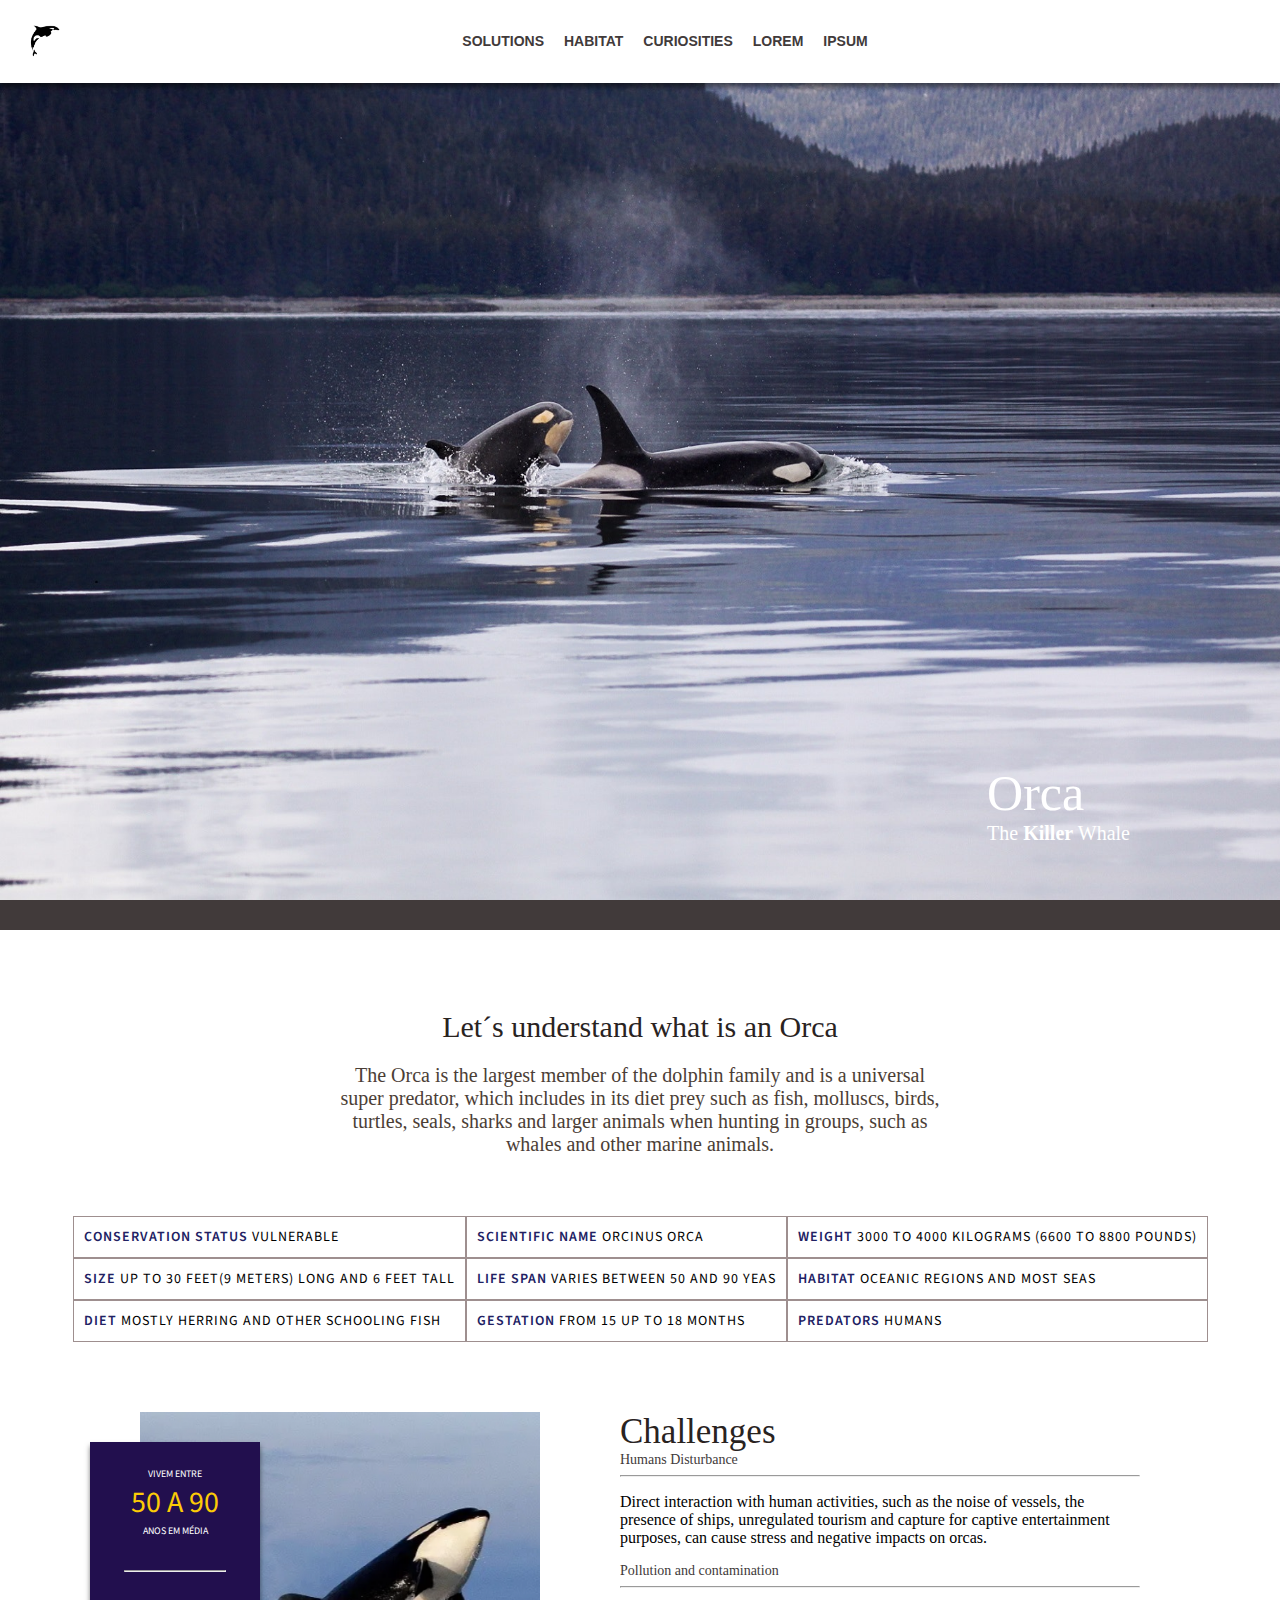
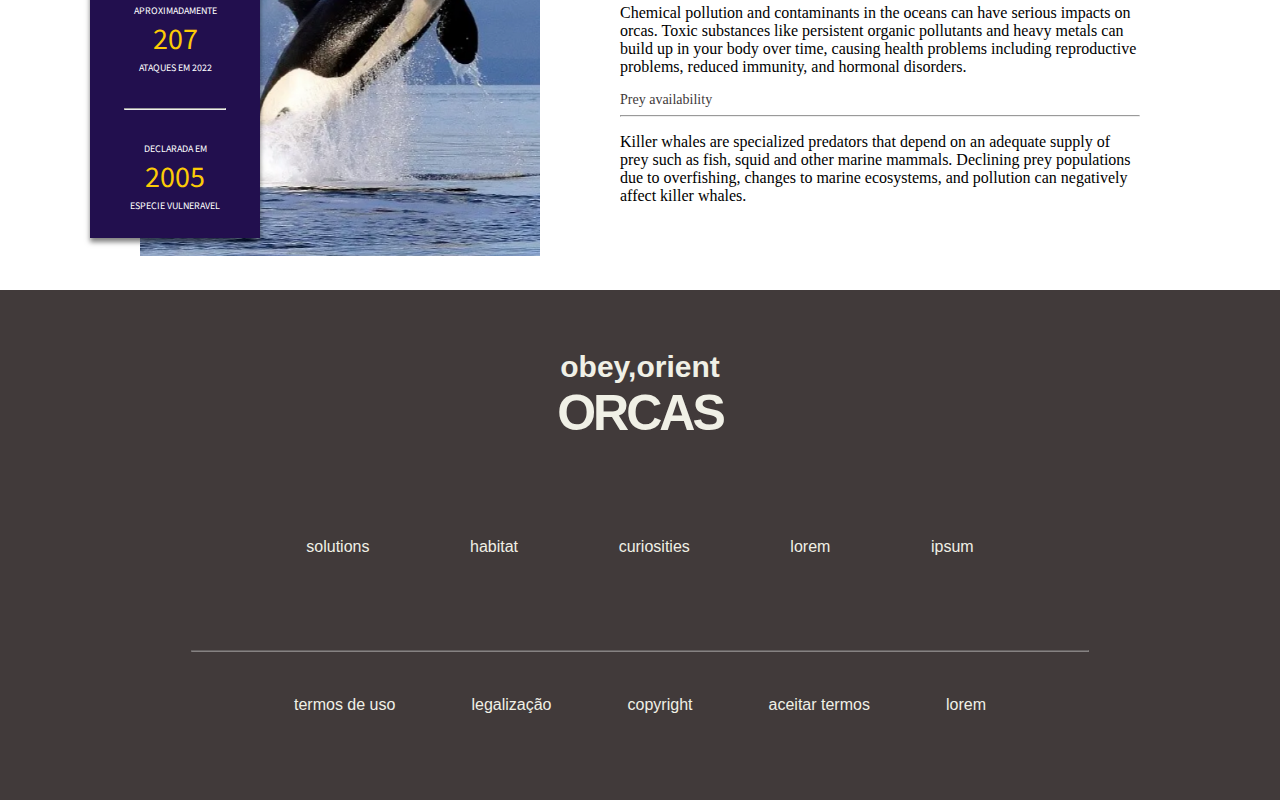
<file: index.html>
<!DOCTYPE html>
<html lang="en">

<head>
    <link type="text/css" rel="stylesheet" href="index-style.css" />
    <link href="https://fonts.googleapis.com/css2?family=Source+Sans+Pro&display=swap" rel="stylesheet">
    <title>orcas website</title>
</head>

<body>
    <header>
        <div class="navbar-container">
            <div class="navbar">
                <div class="navbar-left">
                    <a href="index.html">
                        <img class="orca-icon-img" src="images/orca-icon.png" alt="orca icon">
                    </a>
                </div>
                <div class="navbar-middle">
                    <div><a href="solutions.html">solutions</a></div>
                    <div><a href="habitat.html">habitat</a></div>
                    <div><a href="curiosities.html">curiosities</a></div>
                    <div><a href="#">lorem</a></div>
                    <div><a href="#">ipsum</a></div>
                </div>
                <div class="navbar-right"></div>
            </div>
        </div>
    </header>
    <main>
        <div class="background-img-div">
            <div class="title-text">
                <h1>Orca</h1>
                <h2>The <strong>Killer</strong> Whale</h2>
            </div>
        </div>
        <div class="colored-bar"></div>
        <div class="container-div">
            <div class="orca-definition">
                <h2>Let´s understand what is an Orca</h2>
                <p>
                    The Orca is the largest member of the dolphin family and is a universal super predator, which
                    includes in
                    its diet prey such as fish, molluscs, birds, turtles, seals, sharks and larger animals when hunting
                    in
                    groups, such as whales and other marine animals.
                </p>
            </div>
        </div>
        <div class="container-info">
            <table class="table-orca-stats" border="20">
                <tr>
                    <td><span class="colored-text-span">conservation status</span> vulnerable</td>
                    <td><span class="colored-text-span">scientific name</span> Orcinus orca</td>
                    <td><span class="colored-text-span">weight</span> 3000 to 4000 kilograms (6600 to 8800 pounds)</td>
                </tr>
                <tr>
                    <td><span class="colored-text-span">size</span> up to 30 feet(9 meters) long and 6 feet tall</td>
                    <td><span class="colored-text-span">life span</span> varies between 50 and 90 yeas</td>
                    <td><span class="colored-text-span">habitat</span> oceanic regions and most seas</td>
                </tr>
                <tr>
                    <td><span class="colored-text-span">diet</span> mostly herring and other schooling fish</td>
                    <td><span class="colored-text-span">gestation</span> from 15 up to 18 months</td>
                    <td><span class="colored-text-span">predators</span> humans</td>
                </tr>
            </table>
        </div>
        <div class="challenges-div">
            <div class="challenges-left">
                <img class="orca-challenges-img" src="images/orca-challenges-img.png" alt="orca image">
                <div class="info-collum">
                    <div class="info-1">
                        <p>vivem entre<br><span  class="variables-span">50 a 90</span> anos em média</p>
                    </div>
                    <div>
                        <hr style="width: 100px" ;>
                    </div>
                    <div class="info-2">
                        <p>aproximadamente<br><span class="variables-span"> 207</span> ataques em 2022</p>
                    </div>
                    <div>
                        <hr style="width: 100px" ;>
                    </div>
                    <div class="info-3">
                        <p>declarada em<br><span class="variables-span"> 2005</span>especie vulneravel</p>
                    </div>
                </div>
            </div>
            <div class="challenges-right">
                <h2 style="font-size: 35px; "class="titile-challenges">Challenges</h2>
                <h3>Humans Disturbance
                    <hr>
                </h3>
                <p>Direct interaction with human activities, such as the noise of vessels, the presence of ships, unregulated tourism and capture for captive entertainment purposes, can cause stress and negative impacts on orcas.</p>
                <h3>Pollution and contamination
                    <hr>
                </h3>
                <p>Chemical pollution and contaminants in the oceans can have serious impacts on orcas. Toxic substances like persistent organic pollutants and heavy metals can build up in your body over time, causing health problems including reproductive problems, reduced immunity, and hormonal disorders.</p>
                <h3>Prey availability
                    <hr>
                </h3>
                <p>Killer whales are specialized predators that depend on an adequate supply of prey such as fish, squid and other marine mammals. Declining prey populations due to overfishing, changes to marine ecosystems, and pollution can negatively affect killer whales.</p>
            </div>
        </div>
        <footer class="footer">
            <div class="div-footer">
                <div class="middle-text-footer">
                    <p>obey,orient<br><span class="span-orca-word">orcas</span></p>
                </div>
                <div class="links-menu">
                    <ul>
                        <li><a href="solutions.html"><span class="text-link">solutions</span></a></li>
                        <li><a href="habitat.html"><span class="text-link">habitat</span></a></li>
                        <li><a href="curiosities.html"><span class="text-link">curiosities</span></a></li>
                        <li><a href="#"><span class="text-link">lorem</span></a></li>
                        <li><a href="#"><span class="text-link">ipsum</span></a></li>
                    </ul>
                </div>
                <hr class="divide-menus">
                <div class="links-menu">
                    <ul>
                        <li><a href="#"><span class="text-link">termos de uso</span></a></li>
                        <li><a href="#"><span class="text-link">legalização</span></a></li>
                        <li><a href="#"><span class="text-link">copyright</span></a></li>
                        <li><a href="#"><span class="text-link">aceitar termos</span></a></li>
                        <li><a href="#"><span class="text-link">lorem</span></a></li>
                    </ul>
                </div>
            </div>
        </footer>
    </main>
</body>

</html>
</file>
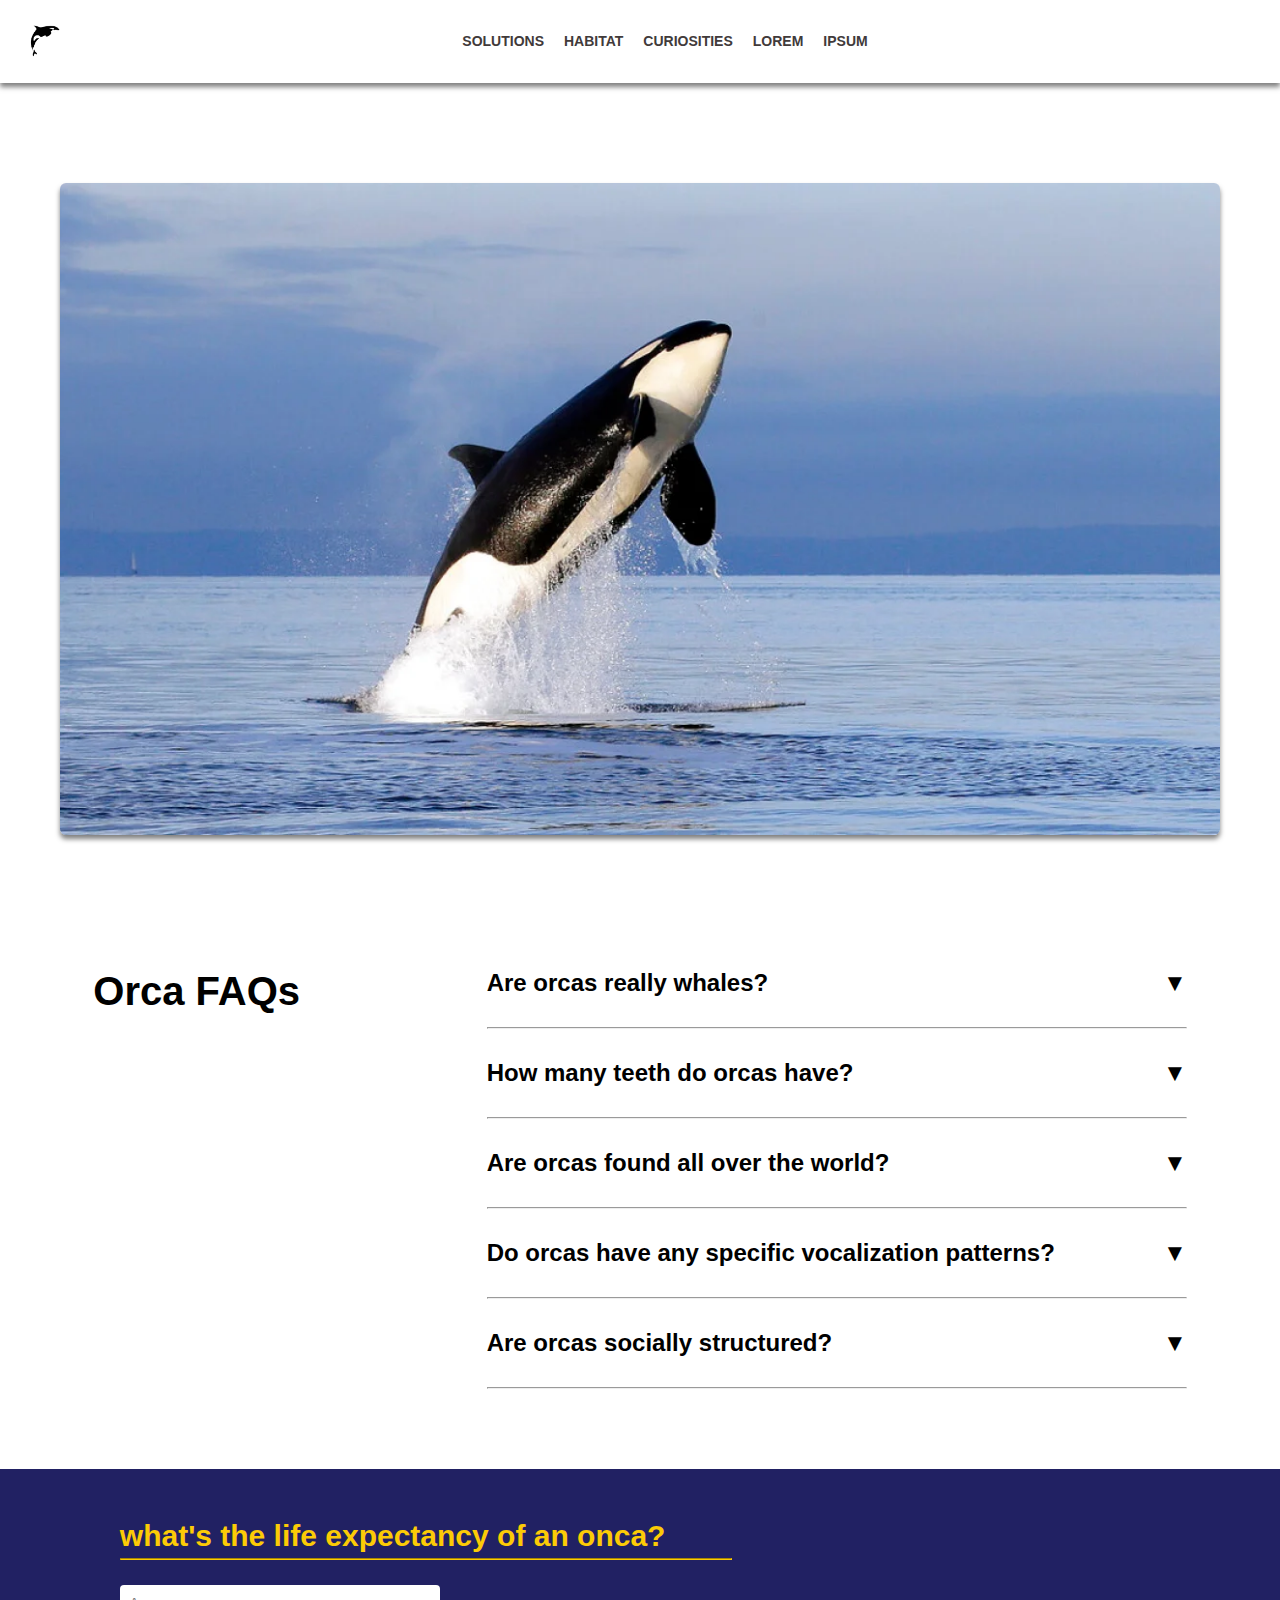
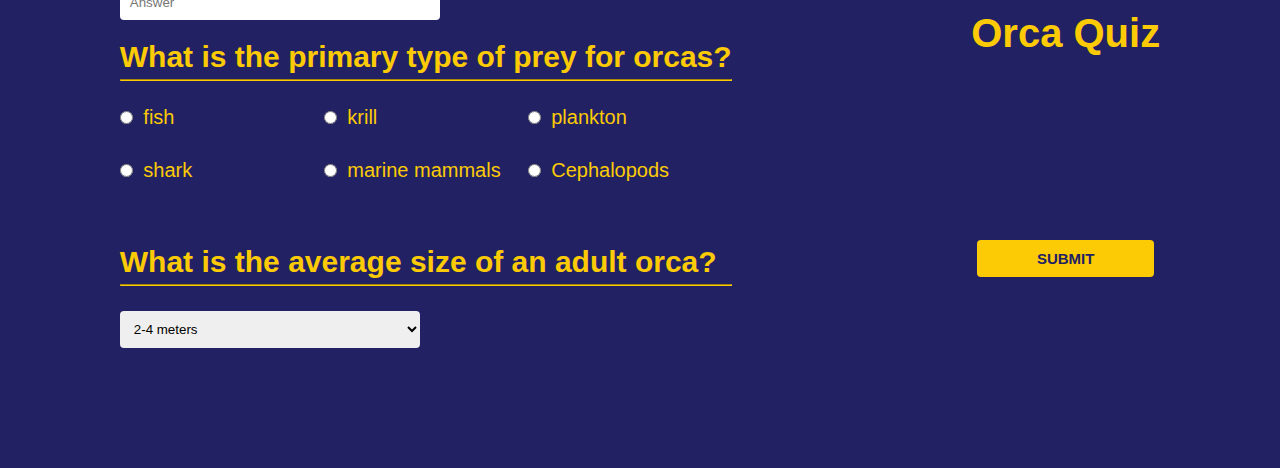
<file: curiosities.html>
<!DOCTYPE html>
<html lang="en">
<head>
    <meta charset="UTF-8">
    <meta http-equiv="X-UA-Compatible" content="IE=edge">
    <meta name="viewport" content="width=device-width, initial-scale=1.0">
    <link rel="stylesheet" href="curiosities-style.css">
    <link rel="preconnect" href="https://fonts.googleapis.com">
    <link rel="preconnect" href="https://fonts.gstatic.com" crossorigin>
    <link href="https://fonts.googleapis.com/css2?family=Crimson+Text&family=Roboto:wght@400;500&display=swap" rel="stylesheet">
    <script src="scripts/script.js"></script>
    <title>Document</title>
</head>
<body>
    <header>
        <div class="navbar-container">
            <div class="navbar">
                <div class="navbar-left">
                    <a href="index.html">
                        <img class="orca-icon-img" src="images/orca-icon.png" alt="orca icon">
                    </a>
                </div>
                <div class="navbar-middle">
                    <div><a href="solutions.html">solutions</a></div>
                    <div><a href="habitat.html">habitat</a></div>
                    <div><a href="curiosities.html">curiosities</a></div>
                    <div><a href="#">lorem</a></div>
                    <div><a href="#">ipsum</a></div>
                </div>
                <div class="navbar-right"></div>
            </div>
        </div>
        <div class="navbar-top">
            <img class="orca-icon" src="images/orca-icon.png" alt="">
            <img class="hamburger-icon" src="images/hamburger-icon.png" alt="hamburger icon">
        </div>
    </header>
    <main>
        <div class="container-slide">
            <img id="slide-img" class="curiosities-img1" src="images/curiosities-orca1.webp" alt="orca">
        </div>       
        <div class="orca-faq-div">
            <div class="faq-title">Orca FAQs</div>
            <div class="questions-div">
                <div class="single-question">
                    <div>
                        <h2 class="title-questions">Are orcas really whales?</h2>
                    </div>
                    <div>
                        <button class="down-arrow" onclick="
                            mostrarOcultarResposta('respostaDiv1');">&#9660;                      
                        </button>
                    </div>              
                </div>
                <div id="respostaDiv1" class="respostaDiv" style="display: none;">
                    Despite being known as "killer whales", orcas are not true whales. They are the largest member of the dolphin family
                </div>   
                <hr>
                <div class="single-question">
                    <div>
                        <h2 class="title-questions">How many teeth do orcas have?</h2>
                    </div>
                    <div>
                        <button class="down-arrow" onclick="
                            mostrarOcultarResposta('respostaDiv2');">&#9660;
                        </button>
                    </div>              
                </div>
                <div id="respostaDiv2" class="respostaDiv" style="display: none;">
                    Killer whales have between 40 and 56 large, sharp teeth. These teeth are used to grab and tear prey
                </div>   
                <hr>
                <div class="single-question">
                    <div>
                        <h2 class="title-questions">Are orcas found all over the world?</h2>
                    </div>
                    <div>
                        <button class="down-arrow" onclick="
                            mostrarOcultarResposta('respostaDiv3');">&#9660;                      
                        </button>
                    </div>              
                </div>
                <div id="respostaDiv3" class="respostaDiv" style="display: none;">
                    Sim, as orcas são encontradas em todos os oceanos do mundo. Elas são altamente adaptáveis e têm uma ampla distribuição geográfica, desde as regiões polares até as águas tropicais
                </div>   
                <hr>
                <div class="single-question">
                    <div>
                        <h2 class="title-questions">Do orcas have any specific vocalization patterns?</h2>
                    </div>
                    <div>
                        <button class="down-arrow" onclick="
                            mostrarOcultarResposta('respostaDiv4');">&#9660;                        
                        </button>
                    </div>              
                </div>
                <div id="respostaDiv4" class="respostaDiv" style="display: none;">
                    Yes, orcas are known for their complex vocal communication. Each group of killer whales has its own distinct set of calls, whistles and clicks, forming a dialect unique to that population
                </div>   
                <hr>
                <div class="single-question">
                    <div>
                        <h2 class="title-questions">Are orcas socially structured?</h2>
                    </div>
                    <div>
                        <button class="down-arrow" onclick="
                            mostrarOcultarResposta('respostaDiv5');">&#9660;                        
                        </button>
                    </div>              
                </div>
                <div id="respostaDiv5" class="respostaDiv" style="display: none;">
                    Yes, orcas are highly social and live in groups called "pods". Each pod is made up of several orcas, led by the matriarch, usually the oldest female. These social structures play an important role in their interactions, hunting behaviors, and chick care                </div>   
                <hr>
            </div>
        </div>
        <div class="quiz-orcas">
            <div class="top-quiz-mobile">
                <h1 class="top-h1-quiz">Orca Quiz</h1>  
            </div>
            <div class="main-quiz">
                <h2>what's the life expectancy of an onca?</h2>
                <hr class="line-tittle">
                <input class="answer-textbox" type="text"  placeholder="Answer">
                <form>
                    <h2>What is the primary type of prey for orcas?</h2>
                    <hr class="line-tittle">
                    <div class="grid-answers">
                        <div class="div-options">
                            <input class="check-aswer" type="radio" id="option1" name="options" value="option1">
                            <label for="option1">fish</label>    
                        </div>
                        <div class="div-options">
                            <input class="check-aswer" type="radio" id="option2" name="options" value="option2">
                            <label for="option2">krill</label><br>
                        </div>
                        <div class="div-options">
                            <input class="check-aswer" type="radio" id="option3" name="options" value="option3">
                            <label for="option3">plankton</label><br>
                        </div>
                        <div class="div-options">
                            <input class="check-aswer" type="radio" id="option4" name="options" value="option1">
                            <label for="option1">shark</label>    
                        </div>
                      
                        <div class="div-options">
                            <input class="check-aswer" type="radio" id="option5" name="options" value="option2">
                            <label for="option2">marine mammals</label><br>
                        </div>
                        <div class="div-options">
                            <input class="check-aswer" type="radio" id="option6" name="options" value="option3">
                            <label for="option3">Cephalopods</label><br>
                        </div>
                    </div>
                  </form>
                  <form action="#">
                        <h2>What is the average size of an adult orca?</h2>
                        <hr class="line-tittle">
                        <select class="option-selector" name="places" id="lang">
                            <option value="place1">2-4 meters</option>
                            <option value="place2">5-7 meters</option>
                            <option value="place3">8-10 meters</option>
                            <option value="place4">11-13 meters</option>
                            <option value="place5">14-16 meters</option>
                        </select>
                  </form>     
            </div>
            <div class="left-section-quiz">
                <div class="title-quiz">
                    <h1 class="title-h1-quiz">Orca Quiz</h1>
                </div>
                <div class="div-button-submit">
                    <button class="button-submit">submit</button>
                </div>
            </div>
        </div>
    </main>
</body>
</html>
</file>
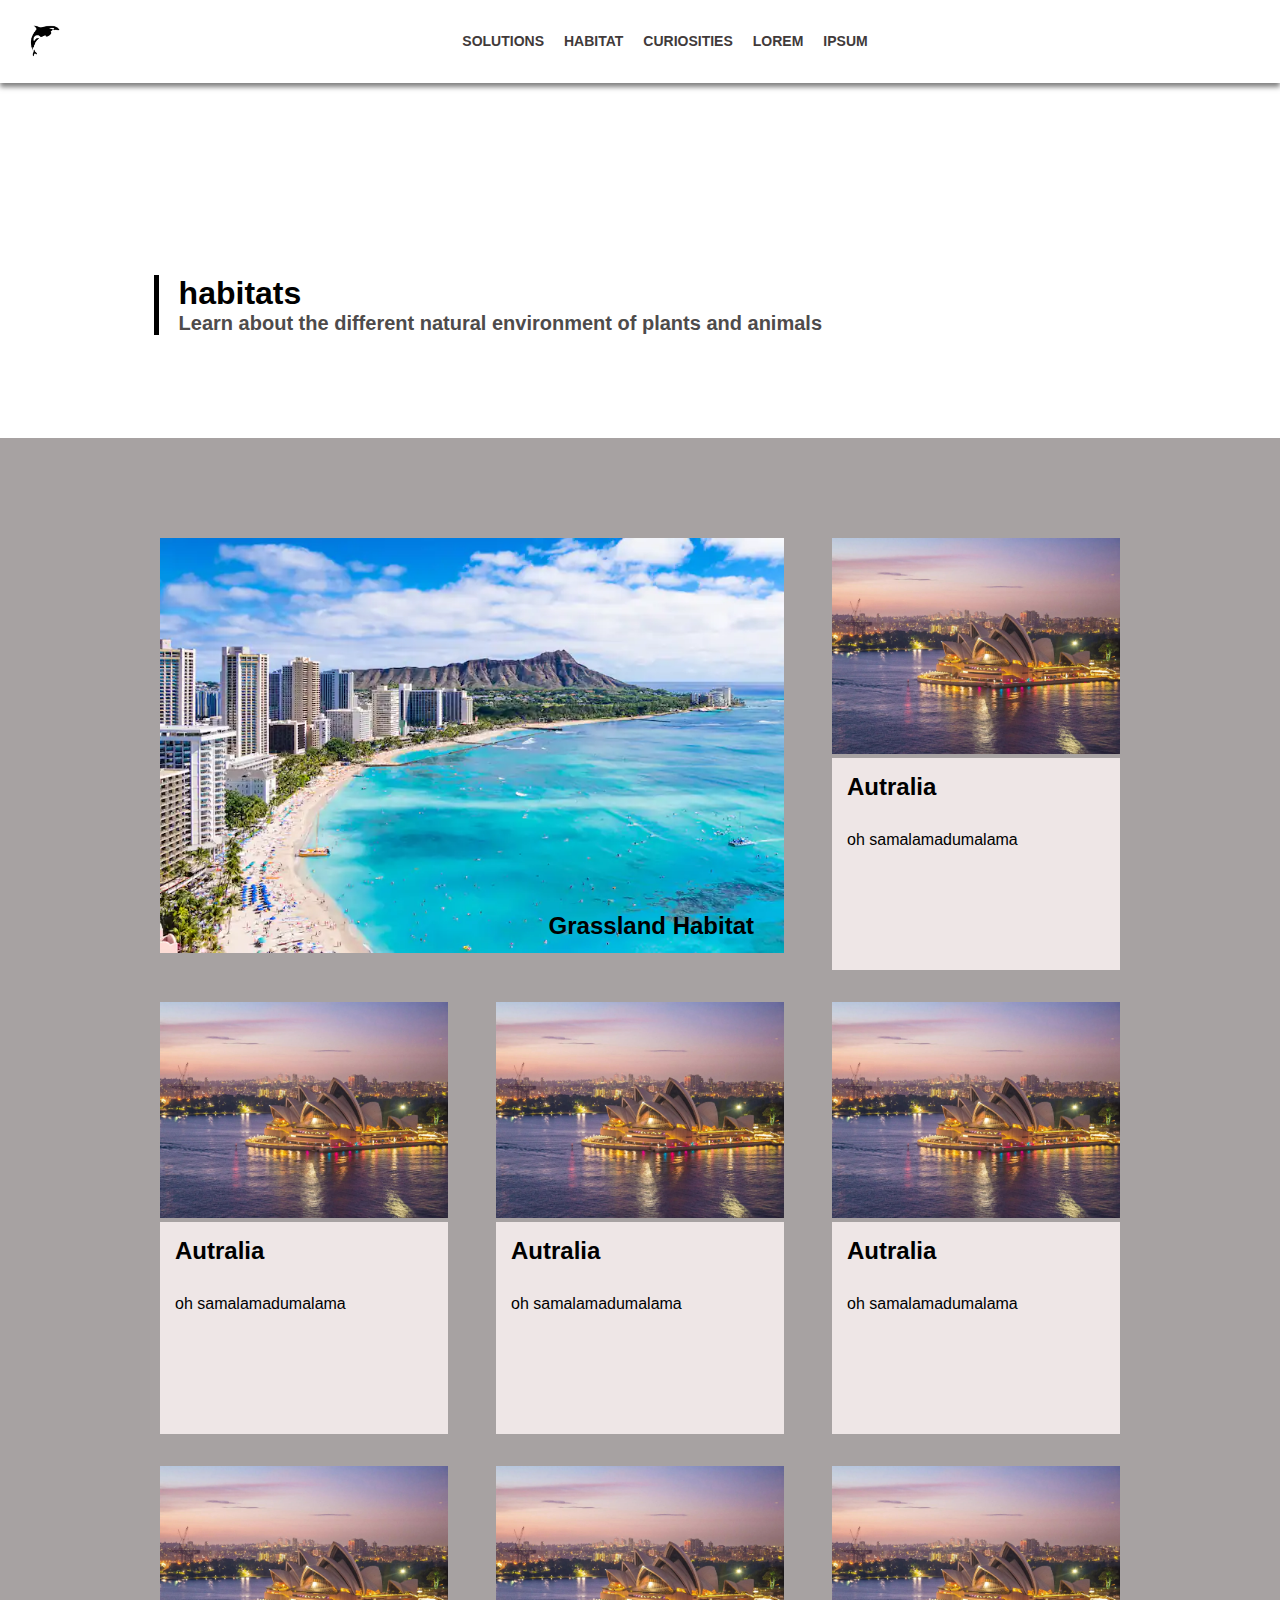
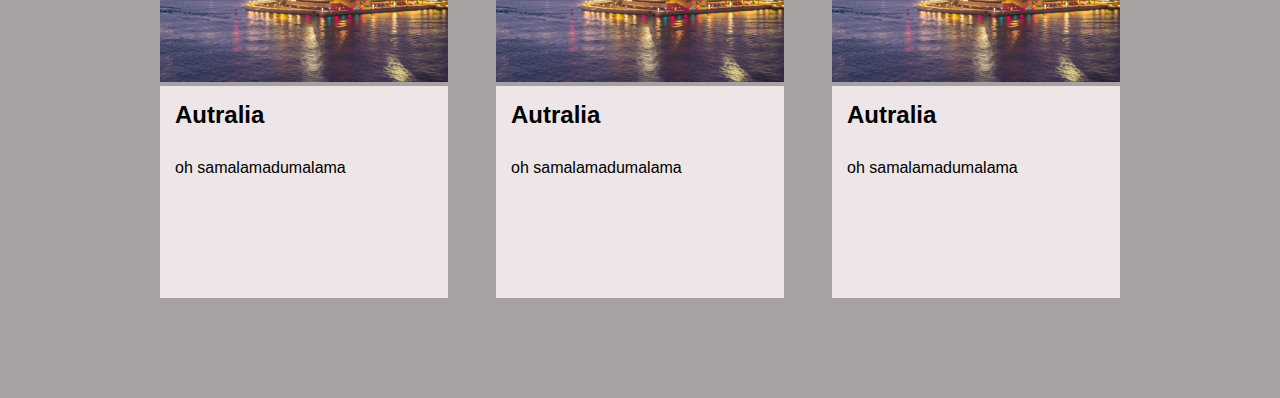
<file: habitat.html>
<!DOCTYPE html>
<html lang="en">
<head>
    <meta charset="UTF-8">
    <meta http-equiv="X-UA-Compatible" content="IE=edge">
    <meta name="viewport" content="width=device-width, initial-scale=1.0">
    <title>Document</title>
    <link rel="stylesheet" href="habitat-style.css">
</head>
<body>
    <header>
        <div class="navbar-container">
            <div class="navbar">
                <div class="navbar-left">
                    <a href="index.html">
                        <img class="orca-icon-img" src="images/orca-icon.png" alt="orca icon">
                    </a>
                </div>
                <div class="navbar-middle">
                    <div><a href="solutions.html">solutions</a></div>
                    <div><a href="habitat.html">habitat</a></div>
                    <div><a href="curiosities.html">curiosities</a></div>
                    <div><a href="#">lorem</a></div>
                    <div><a href="#">ipsum</a></div>
                </div>
                <div class="navbar-right"></div>
            </div>
        </div>
        <div class="navbar-top">
            <img class="orca-icon" src="images/orca-icon.png" alt="">
            <img class="hamburger-icon" src="images/hamburger-icon.png" alt="hamburger icon">
        </div>
    </header>
    <main>
        <div class="intro-habitat">
            <div class="main-frame">
                <h1 class="habitat-titile">habitats</h1>
                <h2 class="habitat-subtitle">Learn about the different natural <br class="br-text"> environment of plants and animals</h2>
            </div>
        </div>
        <div class="container-habitats">
            <div class="container-habitat-all">
                <img class="main-habitat" src="images/habitat1.webp" alt="florida">
                <img class="main-habitat-desktop" src="images/habitat1-desktop.webp" alt="florida">
                <div class="description-image">
                    <h2 class="habitat-name">Grassland Habitat</h2>
                </div>
            </div>
            <div class="other-habitats">
                <div class="div-img-other-habitats">
                    <img class="img-other-habitats" src="images/habitat3.jpg" alt="australia">
                </div>
                <div class="description-other-habitats">
                    <h2 class="habitat-name">Australia</h2>
                    <p class="habitat-description">im the goattt fr fr</p>
                </div>
            </div>
            <div class="other-habitats">
                <div class="div-img-other-habitats">
                    <img class="img-other-habitats" src="images/habitat3.jpg" alt="australia">
                </div>
                <div class="description-other-habitats">
                    <h2 class="habitat-name">Australia</h2>
                    <p class="habitat-description">im the goattt fr fr</p>
                </div>
            </div>
            <div class="other-habitats">
                <div class="div-img-other-habitats">
                    <img class="img-other-habitats" src="images/habitat3.jpg" alt="australia">
                </div>
                <div class="description-other-habitats">
                    <h2 class="habitat-name">Australia</h2>
                    <p class="habitat-description">im the goattt fr fr</p>
                </div>
            </div>
            <div class="other-habitats">
                <div class="div-img-other-habitats">
                    <img class="img-other-habitats" src="images/habitat3.jpg" alt="australia">
                </div>
                <div class="description-other-habitats">
                    <h2 class="habitat-name">Australia</h2>
                    <p class="habitat-description">im the goattt fr fr</p>
                </div>
            </div>
            <div class="other-habitats">
                <div class="div-img-other-habitats">
                    <img class="img-other-habitats" src="images/habitat3.jpg" alt="australia">
                </div>
                <div class="description-other-habitats">
                    <h2 class="habitat-name">Australia</h2>
                    <p class="habitat-description">im the goattt fr fr</p>
                </div>
            </div>
            <div class="other-habitats">
                <div class="div-img-other-habitats">
                    <img class="img-other-habitats" src="images/habitat3.jpg" alt="australia">
                </div>
                <div class="description-other-habitats">
                    <h2 class="habitat-name">Australia</h2>
                    <p class="habitat-description">im the goattt fr fr</p>
                </div>
            </div> 
        </div>
        <div class="container-grid-habitat">
            <div class="grid-habitats-desktop">
                <div class="habitat-section-main">
                    <img class="img-habitat-main" src="images/habitat1-desktop.webp" alt="habitat">
                    <h2 class="title-main-habitat">Grassland Habitat</h2>
                </div>  
                <div class="habitat-section">
                    <img class="img-sec-habitats" src="images/habitat3.jpg" alt="australia">
                    <div class="habitat-sec-info">
                        <div class="info-text-div">
                            <h2 class="habitat-titile-grid">Autralia</h2>
                            <p>oh samalamadumalama</p>
                        </div>           
                    </div>
                </div>
                <div class="habitat-section">
                    <img class="img-sec-habitats" src="images/habitat3.jpg" alt="australia">
                    <div class="habitat-sec-info">
                        <div class="info-text-div">
                            <h2 class="habitat-titile-grid">Autralia</h2>
                            <p>oh samalamadumalama</p>
                        </div>           
                    </div>
                </div>
                <div class="habitat-section">
                    <img class="img-sec-habitats" src="images/habitat3.jpg" alt="australia">
                    <div class="habitat-sec-info">
                        <div class="info-text-div">
                            <h2 class="habitat-titile-grid">Autralia</h2>
                            <p>oh samalamadumalama</p>
                        </div>           
                    </div>
                </div>
                <div class="habitat-section">
                    <img class="img-sec-habitats" src="images/habitat3.jpg" alt="australia">
                    <div class="habitat-sec-info">
                        <div class="info-text-div">
                            <h2 class="habitat-titile-grid">Autralia</h2>
                            <p>oh samalamadumalama</p>
                        </div>           
                    </div>
                </div>
                <div class="habitat-section">
                    <img class="img-sec-habitats" src="images/habitat3.jpg" alt="australia">
                    <div class="habitat-sec-info">
                        <div class="info-text-div">
                            <h2 class="habitat-titile-grid">Autralia</h2>
                            <p>oh samalamadumalama</p>
                        </div>           
                    </div>
                </div>
                <div class="habitat-section">
                    <img class="img-sec-habitats" src="images/habitat3.jpg" alt="australia">
                    <div class="habitat-sec-info">
                        <div class="info-text-div">
                            <h2 class="habitat-titile-grid">Autralia</h2>
                            <p>oh samalamadumalama</p>
                        </div>           
                    </div>
                </div>
                <div class="habitat-section">
                    <img class="img-sec-habitats" src="images/habitat3.jpg" alt="australia">
                    <div class="habitat-sec-info">
                        <div class="info-text-div">
                            <h2 class="habitat-titile-grid">Autralia</h2>
                            <p>oh samalamadumalama</p>
                        </div>           
                    </div>
                </div>
            </div>
        </div>
    </main>
</body>
</html>
</file>
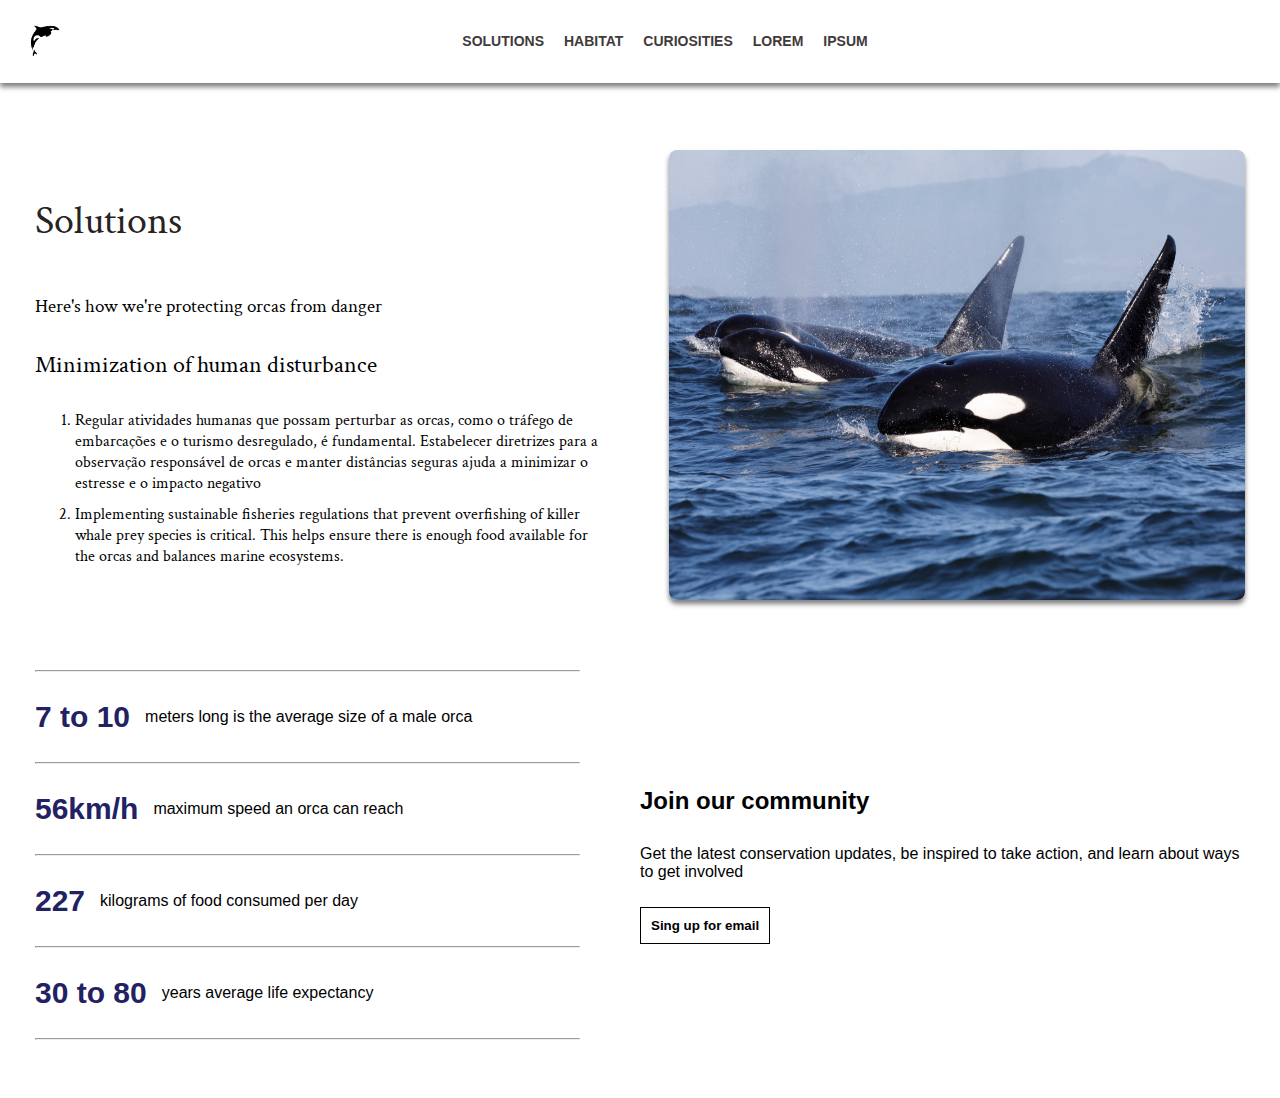
<file: solutions.html>
<!DOCTYPE html>
<html lang="en">

<head>
    <meta charset="UTF-8">
    <link type="text/css" rel="stylesheet" href="solutions-style.css"/>
    <link href="https://fonts.googleapis.com/css2?family=Crimson+Text&display=swap" rel="stylesheet">
    <title>orcas website</title>
</head>

<body>
    <header>
        <div class="navbar-container">
            <div class="navbar">
                <div class="navbar-left">
                    <a href="index.html">
                        <img class="orca-icon-img" src="images/orca-icon.png" alt="orca icon">
                    </a>
                </div>
                <div class="navbar-middle">
                    <div><a href="solutions.html">solutions</a></div>
                    <div><a href="habitat.html">habitat</a></div>
                    <div><a href="curiosities.html">curiosities</a></div>
                    <div><a href="#">lorem</a></div>
                    <div><a href="#">ipsum</a></div>
                </div>
                <div class="navbar-right"></div>
            </div>
        </div>
        <div class="navbar-top">
            <img class="orca-icon" src="images/orca-icon.png" alt="">
            <img class="hamburger-icon" src="images/hamburger-icon.png" alt="hamburger icon">
        </div>
    </header>
    <main>
        <div class="solutions-container">
            <div class="solutions-container-upper">
                <div class="solutions-container-top">
                    <h1 class="title-solutions">Solutions</h1>
                    <h3 class="h3-solutions">Here's how we're protecting orcas from danger</h3>
                    <h2 class="h2-solutions">Minimization of human disturbance</h2>
                    <ol>
                        <li class="items-solutions">Regular atividades humanas que possam perturbar as orcas, como o tráfego de embarcações e o turismo desregulado, é fundamental. Estabelecer diretrizes para a observação responsável de orcas e manter distâncias seguras ajuda a minimizar o estresse e o impacto negativo</li>
                        <li class="items-solutions">Implementing sustainable fisheries regulations that prevent overfishing of killer whale prey species is critical. This helps ensure there is enough food available for the orcas and balances marine ecosystems.</li>
                    </ol>
                </div>
                <div class="solutions-container-bottom">
                    <img class="orca-solutions-img" src="images/orca-solutions-img.webp" alt="orca image">
                </div>
            </div>
            
            <div class="solutions-container-end">
                <div class="number-stats-solutions">
                    <hr>
                    <div class="stats-div">
                        <div class="number-stat">7 to 10</div>
                        <div class="text-stat">
                            meters long is the average size of a male orca
                        </div>
                    </div>
                    <hr>
                    <div class="stats-div">
                        <div class="number-stat">56km/h</div>
                        <div class="text-stat">
                            maximum speed an orca can reach
                        </div>
                    </div>
                    <hr>
                    <div class="stats-div">
                        <div class="number-stat">227</div>
                        <div class="text-stat">
                            kilograms of food consumed per day
                        </div>
                    </div>
                    <hr>
                    <div class="stats-div">
                        <div class="number-stat">30 to 80</div>
                        <div class="text-stat">
                            years average life expectancy
                        </div>
                    </div>
                    <hr>
                </div>
                <div class="container-join-solutions">
                    <h2>Join our community</h2>
                    <p class="description-singup">Get the latest conservation updates, be inspired to take action, and learn about ways to get
                        involved</p>
                    <button class="singup-button">Sing up for email</button>
                </div>
            </div>
        </div>
    </main>
</body>

</html>
</file>
<file: index-style.css>
body {
    margin: 0px;
    font-family: "SoDo Sans SemiBold", Helvetica Neue, Helvetica, Arial, sans-serif;
}

header{
    position: fixed;
    z-index: 100;
    background-color: #fff;
    width: 100%;
}

.navbar-container {
    box-shadow: 0px 4px 5px 0px rgba(0, 0, 0, 0.5);
}
.navbar {
    max-width: 1560px;
    padding: 20px;
    font-size: 14px;
    display: flex;  
    align-items: center;
    margin: auto;
    justify-content: space-between;

}

.orca-icon-img{
    width: 50px;
}

.rr-left > *,
.navbar-middle > * {
    margin: 10px;
}

.navbar-middle {
    display: flex;
}

a:link {
    text-decoration: none;
    color: #413a3a;
}

a:visited {
    text-decoration: none;
    color: #29231f;
}

a:hover {
    text-decoration: none;
    color: #413a3a;
}

a:active {
    text-decoration: none;
    color: #413a3a;
}

.navbar-middle div {
    text-transform: uppercase;
    font-weight: 600;
}

.navbar-middle div:hover{
    color: #413a3a;
    cursor: pointer;
}

main{
    font-family: "Crimson Text";
}

.background-img-div{
    background-image: url(images/background-img.jpg);
    height: 100vh;
    background-size: cover;
    background-repeat: no-repeat;
    position: relative;
}
.title-text{
    position: absolute;
    right: 150px;
    bottom: 55px;
}
h1,
h2,
h3{
    margin: 0;
    font-size: 50px;
    color: #fff;
    font-weight: 500;
}
h2{
    font-size: 20px;
}
h3{
    font-size: 14px;
    color: #413a3a;
}

.colored-bar{
    background-color: #413a3a;
    height: 30px;
    margin-bottom: 80px;
}
.container-div{
    display: flex;
    justify-content: center;
    height: auto;
    margin: auto;
    margin-bottom: 40px;
}
.orca-definition{
    display: flex;
    flex-direction: column;
    align-items: center;
    width: 600px;
}

.orca-definition h2,
.titile-challenges{
    color:#29231f;
    font-size: 30px;
}

.orca-definition p{
    color:#4B3E36;
    font-size: 20px;
    text-align: center;
}

.container-info{
    font-family: "Source Sans Pro";
}
.table-orca-stats{
    border:  none;
    border-spacing: 0;
    display: flex;
    justify-content: center;
    font-size: 14px;
    margin-bottom: 70px;
    letter-spacing: 1px;
}

.table-orca-stats td{
    border: 1px solid rgb(158, 143, 143);
    padding: 10px;
    text-transform: uppercase;
}
.colored-text-span{
    color: rgb(33, 33, 99);
    font-weight: 600;
}
.challenges-div{
    display: flex;
    justify-content: space-between;
    width: 1000px;
    margin: auto;
}

.orca-challenges-img{
 width: 400px;
}

.challenges-left{
    position: relative;
}

.info-collum{
    background-color: rgb(34, 15, 78);
    position: absolute;
    top: 30px;
    left: -50px;
    width: 170px;
    height: 380px;
    display: flex;
    flex-direction: column;
    justify-content: space-around;
    align-items: center;
    color: white;
    padding: 08px 0px;
    box-shadow: 0px 4px 5px 0px rgba(0, 0, 0, 0.5);
}

.info-collum p{
    display: flex;
    flex-direction: column;
    align-items: center;
    font-family: "Source Sans Pro";
    text-transform: uppercase;
    font-size: 10px;
}

.variables-span{
    font-size: 30px;
    color: #FCCB06;
}
.challenges-right{
    width: 520px;
}

.footer{
    width: 100%;
    background-color: #413a3a;
    margin-top: 30px;
    font-family: "SoDo Sans SemiBold", Helvetica Neue, Helvetica, Arial, sans-serif;
    color: #f0f0e6;
}

.middle-text-footer {
    position: relative;
    text-align: center;
    font-size: 30px;
    align-items: center;
    padding: 30px 0;
    font-weight: 600;    
}

.span-orca-word{
    text-transform: uppercase;
    font-size: 50px;
    letter-spacing: -3px;
}

.links-menu{
    padding-bottom: 70px;
    padding-top: 20px;
}

.links-menu ul{
   display: flex; 
   list-style: none;
   justify-content: space-around;
   padding: 0;
   padding: 0 20%;
}

.text-link{
    color: #f0f0e6;
}

.divide-menus{
    width: 70%;
    opacity: 40%;
}

@media only screen and (max-width: 390px){
    .navbar-container{
        display: none;
    }
}
</file>
<file: curiosities-style.css>
*{
    font-family: "SoDo Sans SemiBold", Helvetica Neue, Helvetica, Arial, sans-serif;
}

@media (max-width: 950px ) {
    .navbar-container{
        display: none;
    }
    .container-grid-habitat{
        display: none;
    }

    *{
        margin: 0;
        padding: 0;
        font-family: "SoDo Sans SemiBold", Helvetica Neue, Helvetica, Arial, sans-serif;
    } 

    main{
        padding: 0 20px;
    }

    .navbar-top{
        display: flex;
        justify-content: space-between;
        padding: 27px;
        box-shadow: 0px 4px 5px 0px rgba(0, 0, 0, 0.5);
    }

    .orca-icon,
    .hamburger-icon{
        width: 50px;
    }

    .container-slide{
        padding: 60px 60px 0;
        position: relative;
    }

    .curiosities-img1{
        width: 100%;
        border-radius: 6px;
        box-shadow: 0px 4px 5px 0px rgba(0, 0, 0, 0.5);
    }

    .orca-faq-div{
        display: flex;
        flex-direction: column;
        width: 100%;
        justify-content: space-around;
        padding-top: 50px;
    }

    .title-questions{
        font-size: 15px;
    }

    .faq-title{
        font-size: 2.5em;
        font-weight: 600;
        padding-top: 30px;
    }

    .single-question{
        display: flex;
        align-items: top;
        justify-content: space-between;
        width: 100%;
        padding-top: 30px;
        padding-bottom: 15px;
        align-items: center;
    }

    .down-arrow{
        border: none;
        background-color: transparent;
        font-size: 1em;
    }

    .respostaDiv{
        width: 100%;    
        padding-bottom: 40px;
    }

    .quiz-orcas{
        display: flex;
        flex-direction: column;
        padding-top: 0px;
        margin-top: 70px;
        background-color: rgb(33,33,99);
        color: #FCCB06;
        font-family: 'Crimson Text', serif;
        font-size: 15px;
        padding-left: 30px;
        padding-bottom: 30px;
    }

    .top-h1-quiz{
        padding: 30px 0;
        font-size: 30px;
    }

    .answer-textbox,
    .option-selector{
        padding: 10px;
        margin: 20px 0;
        width: 300px;
        border: none;
        border-radius: 4px;
    }

    .line-tittle{
        margin: 5px 0;
        border-color: #FCCB06;
        width: 450px;
    }

    .div-options{
        padding: 20px 0 10px 0;
    }

    label{
        padding-left: 5px;
    }

    .check-aswer{
        border: none;
        border-radius: 0;
    }

    .grid-answers{
        display: grid;
        grid-template-rows: 1fr 1fr 1fr;
        grid-template-columns: 1fr 1fr 1fr;
    }

    .left-section-quiz{
        display: none;
    }

    .button-submit{
        padding: 10px 60px;
        border-radius: 4px;
        border: none;
        background-color: #FCCB06;
        color: rgb(33,33,99);
        font-size: 15px;
        font-weight: bold;
        text-transform: uppercase;
    }
}

@media (min-width: 950px ) {
    *{
        margin: 0;
        padding: 0;
    }
    
    .navbar-top{
        display: none;
    }
    
    body {
        margin-top: 0;
        }
    
    header{        
        background-color: #fff;
        width: 100%;
        top: 0;
        left: 0;
        right: 0;
    }
    
    
    .navbar-container {
        box-shadow: 0px 4px 5px 0px rgba(0, 0, 0, 0.5);
    }
    .navbar {
        max-width: 1560px;
        padding: 20px;
        font-size: 14px;
        display: flex;  
        align-items: center;
        margin: auto;
        justify-content: space-between;;
    }
    
    .orca-icon-img{
        width: 50px;
    }
    
    .rr-left > *,
    .navbar-middle > * {
        margin: 10px;
    }
    
    .navbar-middle {
        display: flex;
    }
    
    a:link {
        text-decoration: none;
        color: #413a3a;
    }
    
    a:visited {
        text-decoration: none;
        color: #29231f;
    }
    
    a:hover {
        text-decoration: none;
        color: #413a3a;
    }
    
    a:active {
        text-decoration: none;
        color: #413a3a;
    }
    
    .navbar-middle div {
        text-transform: uppercase;
        font-weight: 600;
    }
    
    .navbar-middle div:hover{
        color: #413a3a;
        cursor: pointer;
    }

    .container-slide{
        padding: 100px 60px 0;
        position: relative;
    }

    .curiosities-img1{
        width: 100%;
        border-radius: 6px;
        box-shadow: 0px 4px 5px 0px rgba(0, 0, 0, 0.5);
    }

    .orca-faq-div{
        display: flex;
        width: 100%;
        justify-content: space-around;
        padding-top: 100px;
    }

    .title-questions{
        padding-bottom: 30px;
    }

    .faq-title{
        font-size: 2.5em;
        font-weight: 600;
        padding-top: 30px;
    }

    .single-question{
        display: flex;
        align-items: top;
        justify-content: space-between;
        width: 700px;
        padding-top: 30px;
    }

    .down-arrow{
        border: none;
        background-color: transparent;
        font-size: 1.5em;
    }

    .respostaDiv{
        width: 700px;    
        padding-bottom: 40px;
    }

    .quiz-orcas{
        display: flex;
        justify-content: space-around;
        padding-top: 50px;
        margin-top: 80px;
        background-color: rgb(33,33,99);
        padding-bottom: 100px;
    }

    .quiz-orcas {
        color: #FCCB06;
        font-family: 'Crimson Text', serif;
        font-size: 20px;
    }

    .answer-textbox,
    .option-selector{
        padding: 10px;
        margin: 20px 0;
        width: 300px;
        border: none;
        border-radius: 4px;
    }

    .line-tittle{
        margin: 5px 0;
        border-color: #FCCB06;
    }

    .div-options{
        padding: 20px 0 10px 0;
    }

    label{
        padding-left: 5px;
    }

    .check-aswer{
        border: none;
        border-radius: 0;
    }

    .grid-answers{
        display: grid;
        grid-template-rows: 1fr 1fr 1fr;
        grid-template-columns: 1fr 1fr 1fr;
    }

    .left-section-quiz{
        display: flex;
        flex-direction: column;
        align-items: center;
        justify-content: space-around;
    }

    .button-submit{
        padding: 10px 60px;
        border-radius: 4px;
        border: none;
        background-color: #FCCB06;
        color: rgb(33,33,99);
        font-size: 15px;
        font-weight: bold;
        text-transform: uppercase;
    }

    .top-quiz-mobile{
        display: none;
    }
}
</file>
<file: habitat-style.css>
@media (max-width: 768px) {

    .navbar-container{
        display: none;
    }
    .container-grid-habitat{
        display: none;
    }

    *{
        margin: 0;
        padding: 0;
        font-family: "SoDo Sans SemiBold", Helvetica Neue, Helvetica, Arial, sans-serif;
    } 

    .navbar-top{
        display: flex;
        justify-content: space-between;
        padding: 27px;
        box-shadow: 0px 4px 5px 0px rgba(0, 0, 0, 0.5);
    }

    .orca-icon,
    .hamburger-icon{
        width: 50px;
    }

    .intro-habitat{
        padding-top: 200px;
        padding-bottom: 100px;
        padding-left: 5%;
        padding-right: 5%;
        text-align: center;
    }

    .habitat-titile{
        font-size: 40px;
        text-transform: uppercase;
        letter-spacing: 4px;
        padding-bottom: 10px;
        display: inline-block;
        
    }

    .main-frame{
        margin: 0 11%;
        border-left: 5px solid black;
    }
    .habitat-subtitle{
        font-size: 12px;
        line-height: 20px;
        display: inline-block;
    }

    .container-habitats{
        background-color: rgb(196, 192, 192);
        padding: 0 5%;
        padding-bottom: 100px;
    }

    .main-habitat{
        width: 100%;
        padding-top: 20%;
        filter: brightness(0.8) drop-shadow(0px 10px 20px rgba(0, 0, 0, 0.5));
    }

    .container-habitat-all{
        position: relative;
    }

    .description-image{
        position: absolute;
        right: 30px;
        bottom: 30px;
        color: rgb(34, 15, 78);
    }

    .main-habitat-desktop{
        display: none;
    }
    .habitat-name{
        padding-bottom: 20px;
        font-weight: 600;
    }

    .see-photos{
        font-weight: 700;
        color: rgb(34, 15, 78);
        text-transform: uppercase;
    }

    .line-name{
        color: black;
    }

    .other-habitats{
        margin-top: 20px;
        padding: 0 20px;
    }
        
    .img-other-habitats{
        width: 100%;
    }

    .description-other-habitats{
        background-color: #eee6e6;
        height: 100px;
    }

    .habitat-name{
        padding: 10px;
    }

    .habitat-description{
        padding: 10px;
    }
}

@media (min-width: 768px ) and (max-width:1120px) {
    *{
        margin: 0;
        padding: 0;
    }

    .navbar-top{
        display: none;
    }

    .main-habitat{
        display: none;
    }

    .br-text{
        display: none;
    }

    body {
        margin-top: 0;
        font-family: "SoDo Sans SemiBold", Helvetica Neue, Helvetica, Arial, sans-serif;
    }

    header{        
        background-color: #fff;
        width: 100%;
        top: 0;
        left: 0;
        right: 0;
    }
    

    .navbar-container {
        box-shadow: 0px 4px 5px 0px rgba(0, 0, 0, 0.5);
    }
    .navbar {
        max-width: 1560px;
        padding: 20px;
        font-size: 14px;
        display: flex;  
        align-items: center;
        margin: auto;
        justify-content: space-between;;
    }
    
    .orca-icon-img{
        width: 50px;
    }
    
    .rr-left > *,
    .navbar-middle > * {
        margin: 10px;
    }
    
    .navbar-middle {
        display: flex;
    }
    
    a:link {
        text-decoration: none;
        color: #413a3a;
    }
    
    a:visited {
        text-decoration: none;
        color: #29231f;
    }
    
    a:hover {
        text-decoration: none;
        color: #413a3a;
    }
    
    a:active {
        text-decoration: none;
        color: #413a3a;
    }
    
    .navbar-middle div {
        text-transform: uppercase;
        font-weight: 600;
    }
    
    .navbar-middle div:hover{
        color: #413a3a;
        cursor: pointer;
    }

    main{
        margin-top: 90px;
    }

    .intro-habitat{
        padding: 8% 12% 8%;
    }

    .main-frame{
        border-left: 5px solid black;
        padding-left: 20px;
    }

    .habitat-subtitle{
        font-size: 20px;
        color: rgb(78, 75, 75);
    }

    .img-other-habitats{
        width: 100px;
    }

    .container-habitats{
        display: flex;
        flex-direction: column;
        align-items: center;
        background-color: rgb(196, 192, 192);
        padding: 10% 20% 20%;
        display: none;
    }

    .display-habitats-desktop{
        display: flex;
    }

    .main-habitat-desktop{
        width: 300px;
    }

    .img-other-habitats-top{
        width: 200px;
    }

    /*grid com os diferentes habitats*/
    .container-grid-habitat{
        background-color: #a7a2a2;
        padding: 100px 160px;
    }

    .grid-habitats-desktop{
        display: grid;
        grid-template-rows: 1fr 1fr;
        grid-template-columns: 1fr 1fr;
        grid-gap:  2em 3em;
    }


    .habitat-section-main{
        grid-row-start: 1;
        grid-row-end: 1;
        grid-column-start: 1;
        grid-column-end: 3;
        position: relative;
    }

    .title-main-habitat{
        position: absolute;
        bottom: 30px;
        right: 30px;
    }

    .img-habitat-main{
        width: 100%;
    }

    .img-sec-habitats{
        width: 100%;
    }

    .img-sec-habitats:hover{
        border-bottom: 3px solid yellow;
    }

    .habitat-sec-info{
        background-color: #eee6e6;
        height: 212px;
        margin: 0;
    }

    .info-text-div{
        top: 15px;
        left: 15px;
        padding: 15px;
    }

    .habitat-titile-grid{
        padding-bottom: 30px;
    }
}

@media (min-width: 1120px) {
    *{
        margin: 0;
        padding: 0;
    }

    .navbar-top{
        display: none;
    }

    .main-habitat{
        display: none;
    }

    .br-text{
        display: none;
    }

    body {
        margin-top: 0;
        font-family: "SoDo Sans SemiBold", Helvetica Neue, Helvetica, Arial, sans-serif;
    }

    header{        
        background-color: #fff;
        width: 100%;
        top: 0;
        left: 0;
        right: 0;
    }
    

    .navbar-container {
        box-shadow: 0px 4px 5px 0px rgba(0, 0, 0, 0.5);
    }
    .navbar {
        max-width: 1560px;
        padding: 20px;
        font-size: 14px;
        display: flex;  
        align-items: center;
        margin: auto;
        justify-content: space-between;;
    }
    
    .orca-icon-img{
        width: 50px;
    }
    
    .rr-left > *,
    .navbar-middle > * {
        margin: 10px;
    }
    
    .navbar-middle {
        display: flex;
    }
    
    a:link {
        text-decoration: none;
        color: #413a3a;
    }
    
    a:visited {
        text-decoration: none;
        color: #29231f;
    }
    
    a:hover {
        text-decoration: none;
        color: #413a3a;
    }
    
    a:active {
        text-decoration: none;
        color: #413a3a;
    }
    
    .navbar-middle div {
        text-transform: uppercase;
        font-weight: 600;
    }
    
    .navbar-middle div:hover{
        color: #413a3a;
        cursor: pointer;
    }

    main{
        margin-top: 90px;
    }

    .intro-habitat{
        padding: 8% 12% 8%;
    }

    .main-frame{
        border-left: 5px solid black;
        padding-left: 20px;
    }

    .habitat-subtitle{
        font-size: 20px;
        color: rgb(78, 75, 75);
    }

    .img-other-habitats{
        width: 100px;
    }

    .container-habitats{
        display: flex;
        flex-direction: column;
        align-items: center;
        background-color: rgb(196, 192, 192);
        padding: 10% 20% 20%;
        display: none;
    }

    .display-habitats-desktop{
        display: flex;
    }

    .main-habitat-desktop{
        width: 300px;
    }

    .img-other-habitats-top{
        width: 200px;
    }

    /*grid com os diferentes habitats*/
    .container-grid-habitat{
        background-color: #a7a2a2;
        padding: 100px 160px;
    }

    .grid-habitats-desktop{
        display: grid;
        grid-template-rows: 1fr 1fr 1fr;
        grid-template-columns: 1fr 1fr 1fr;
        grid-gap:  2em 3em;
    }


    .habitat-section-main{
        grid-row-start: 1;
        grid-row-end: 1;
        grid-column-start: 1;
        grid-column-end: 3;
        position: relative;
    }

    .title-main-habitat{
        position: absolute;
        bottom: 30px;
        right: 30px;
    }

    .img-habitat-main{
        width: 100%;
    }

    .img-sec-habitats{
        width: 100%;
    }

    .img-sec-habitats:hover{
        border-bottom: 3px solid yellow;
    }

    .habitat-sec-info{
        background-color: #eee6e6;
        height: 212px;
        margin: 0;
    }

    .info-text-div{
        top: 15px;
        left: 15px;
        padding: 15px;
    }

    .habitat-titile-grid{
        padding-bottom: 30px;
    }
}
</file>
<file: solutions-style.css>
main{
    font-family: "Crimson Text";
}

@media (min-width: 768px) {
    .navbar-top{
        display: none;
    }

    body {
        margin: 0px;
        font-family: "SoDo Sans SemiBold", Helvetica Neue, Helvetica, Arial, sans-serif;
    }

    header{
        position: fixed;
        background-color: #fff;
        width: 100%;
    }
    
    .navbar-container {
        box-shadow: 0px 4px 5px 0px rgba(0, 0, 0, 0.5);
    }
    .navbar {
        max-width: 1560px;
        padding: 20px;
        font-size: 14px;
        display: flex;  
        align-items: center;
        margin: auto;
        justify-content: space-between;
    
    }
    
    .orca-icon-img{
        width: 50px;
    }
    
    .rr-left > *,
    .navbar-middle > * {
        margin: 10px;
    }
    
    .navbar-middle {
        display: flex;
    }
    
    a:link {
        text-decoration: none;
        color: #413a3a;
    }
    
    a:visited {
        text-decoration: none;
        color: #29231f;
    }
    
    a:hover {
        text-decoration: none;
        color: #413a3a;
    }
    
    a:active {
        text-decoration: none;
        color: #413a3a;
    }
    
    .navbar-middle div {
        text-transform: uppercase;
        font-weight: 600;
    }
    
    .navbar-middle div:hover{
        color: #413a3a;
        cursor: pointer;
    }
    main{
        padding: 50px 35px;
    }

    .solutions-container{
        display: flex;
        flex-direction: column;
        margin-top: 80px;
    }

    .solutions-container-upper{
        display: flex;
        align-items: center;
        margin-bottom: 3%;
    }

    .solutions-container-top{
        margin-right: 5%;
    }
    .title-solutions{
        padding-bottom: 15px;
        font-weight: 500;
        color: #29231f;
        font-size: 40px;
        font-weight: 500;
    }

    .h2-solutions,
    .h3-solutions{
        padding: 5px 0px;
    }

    .h3-solutions{
        font-weight: 400;
    }

    .h2-solutions{
        font-weight: 500;
    }

    .items-solutions{
        padding: 5px 0px;
    }

    .orca-solutions-img{
        width: 45vw;
        height: 50vh;
        margin: 20px 0px;
        border-radius: 8px;
        box-shadow: 0px 4px 5px 0px rgba(0, 0, 0, 0.5);
    }
    .stats-div{
        display: flex;
        padding: 10px;
        padding: 20px 0px;
        justify-content: start;
        align-items: center;
    }

    .number-stats-solutions{
        width: 45%;
    }

    .number-stat{
        margin-right: 15px;
        font-size: 30px;
        font-weight: 600;   
        color: rgb(33, 33, 99);   
    }

    .text-stat,
    .number-stat,
    .container-join-solutions{
        font-family: "SoDo Sans SemiBold", Helvetica Neue, Helvetica, Arial, sans-serif;
    }

    .solutions-container-end{
        display: flex;
        align-items: center;
        justify-content: space-between;
    }

    .container-join-solutions{
        max-width: 50%;

    }
    .description-singup{
        padding: 10px 0;
    }

    .singup-button{
        background-color: white;
        border: 1px solid black;
        padding: 10px;
        font-weight: bold;
    }
     
}
@media (max-width: 768px) {

    .navbar-container{
        display: none;
    }

    *{
        margin: 0;
        padding: 0;
        font-family: "Crimson Text";
    } 

    body {
        margin: 0px;
        font-family: "SoDo Sans SemiBold", Helvetica Neue, Helvetica, Arial, sans-serif;
    }
    
    .navbar-top{
        display: flex;
        justify-content: space-between;
        padding: 27px;
        box-shadow: 0px 4px 5px 0px rgba(0, 0, 0, 0.5);
    }

    .orca-icon,
    .hamburger-icon{
        width: 50px;
    }

    main{
        padding: 50px 35px;
    }

    .solutions-container{
        display: flex;
        flex-direction: column;
    }

    .title-solutions{
        padding-bottom: 15px;
        font-weight: 500;
    }

    .h2-solutions,
    .h3-solutions{
        padding: 5px 0px;
    }

    .h3-solutions{
        font-weight: 400;
    }

    .h2-solutions{
        font-weight: 500;
    }

    .items-solutions{
        padding: 5px 0px;
    }

    
    .number-stats-solutions{
        margin-bottom: 30px;
    }

    .orca-solutions-img{
        width: 100%;
        margin: 20px 0px;
        border-radius: 8px;
        box-shadow: 0px 4px 5px 0px rgba(0, 0, 0, 0.5);
    }
    .stats-div{
        display: flex;
        padding: 10px;
        padding: 20px 0px;
        justify-content: start;
        align-items: center;
    }

    .number-stat{
        margin-right: 15px;
        font-size: 30px;
        font-weight: 600;   
        color: rgb(33, 33, 99);   
    }

    .text-stat,
    .number-stat{
        font-family: "SoDo Sans SemiBold", Helvetica Neue, Helvetica, Arial, sans-serif;
    }

    .description-singup{
        padding: 10px 0;
    }

    .singup-button{
        background-color: white;
        border: 1px solid black;
        padding: 6px;
        font-weight: bold;
    }
}
</file>
